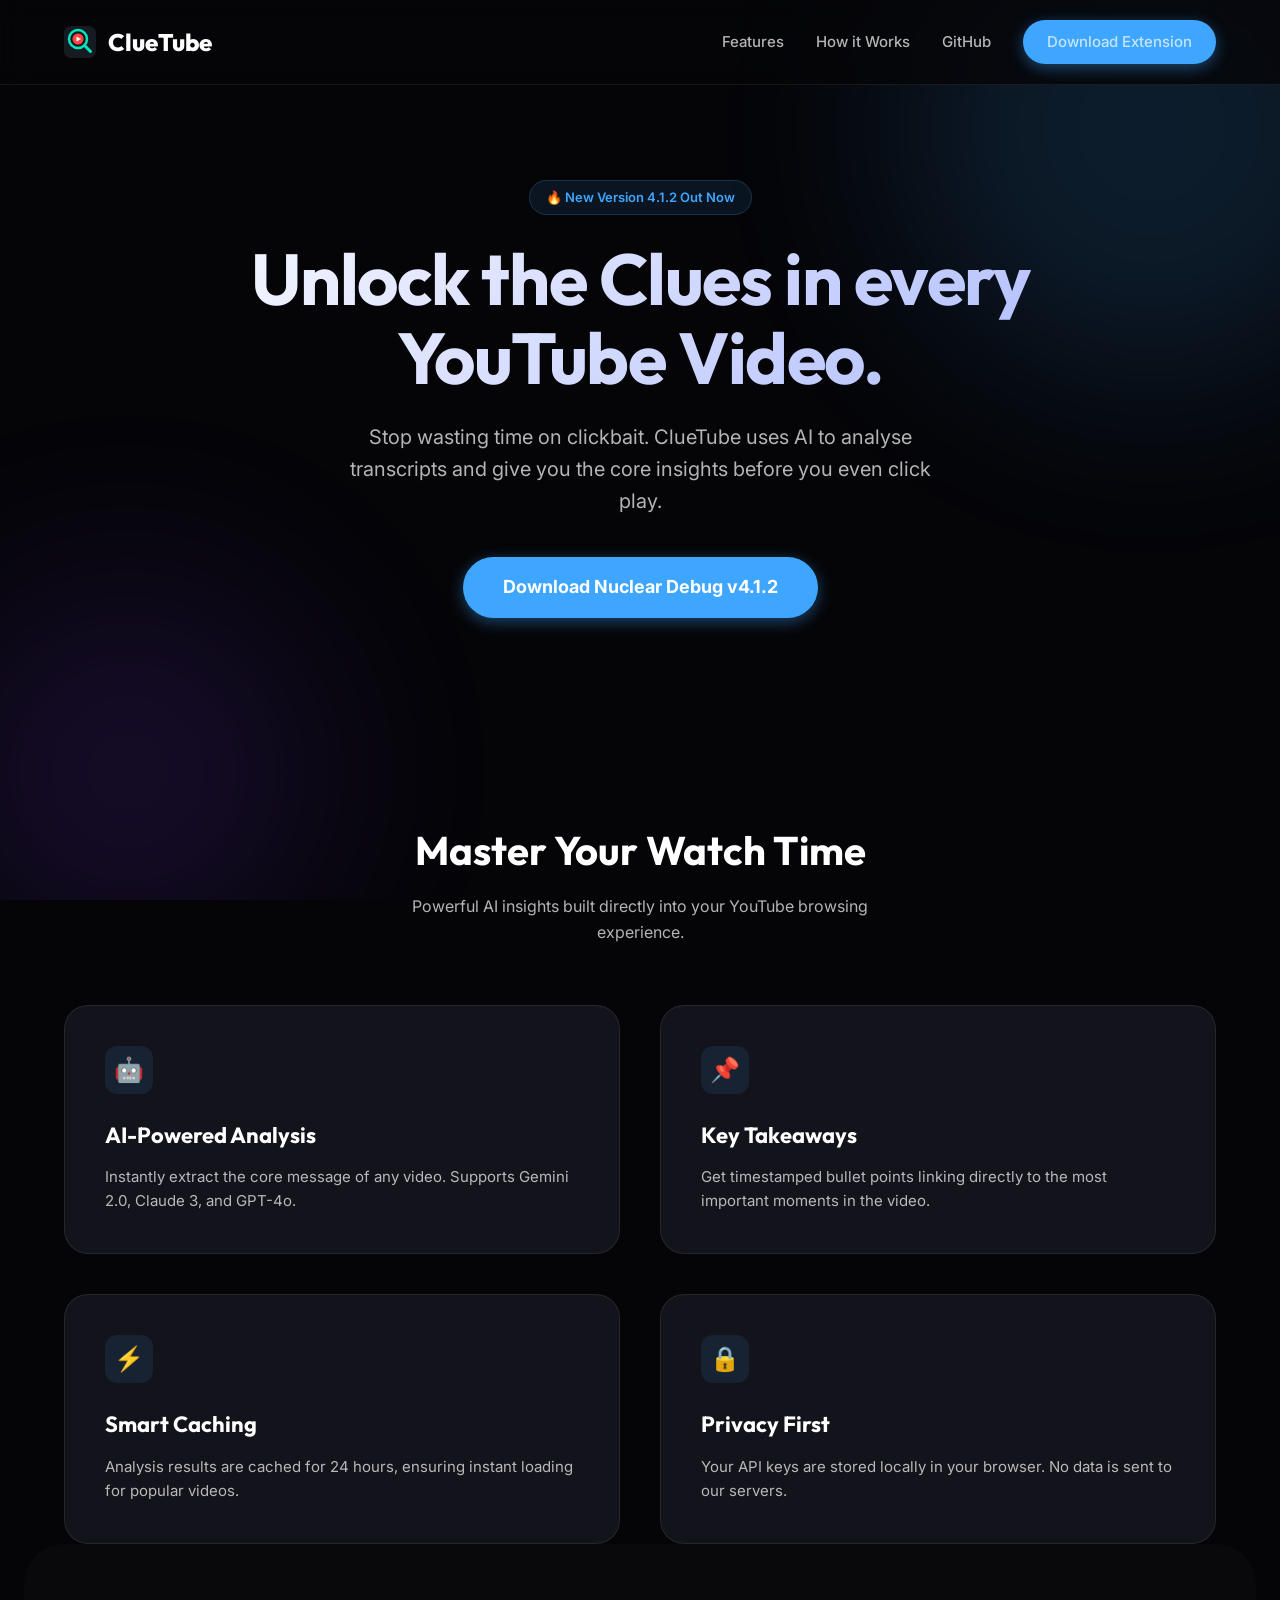
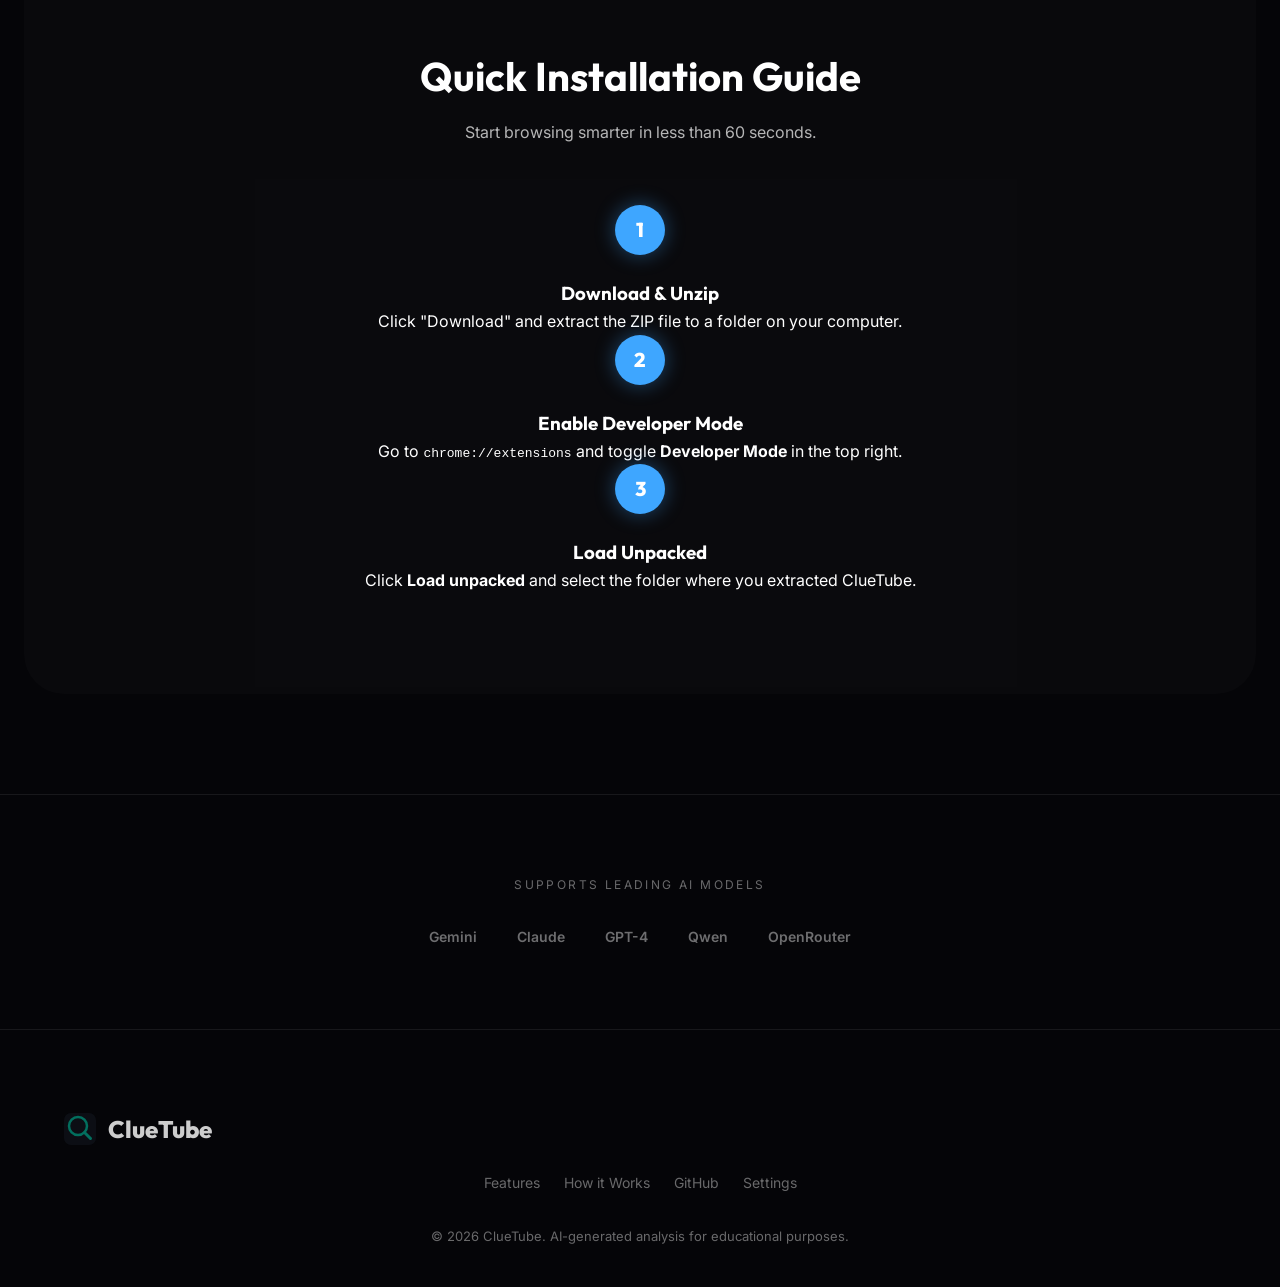
<file: index.html>
<!DOCTYPE html>
<html lang="en">
<head>
    <meta charset="UTF-8">
    <meta name="viewport" content="width=device-width, initial-scale=1.0">
    <title>ClueTube | YouTube Clickbait Detector & AI Summariser</title>
    <meta name="description" content="Unlock the clues hidden in any YouTube video before you press play. Detect clickbait, get key takeaways, and save time with AI.">
    
    <!-- Google Fonts -->
    <link rel="preconnect" href="https://fonts.googleapis.com">
    <link rel="preconnect" href="https://fonts.gstatic.com" crossorigin>
    <link href="https://fonts.googleapis.com/css2?family=Inter:wght@400;500;600;700;800&family=Outfit:wght@400;600;700&display=swap" rel="stylesheet">
    
    <style>
        :root {
            --bg-deep: #050508;
            --bg-card: rgba(26, 26, 36, 0.7);
            --bg-card-hover: rgba(36, 36, 50, 0.8);
            --accent: #3ea6ff;
            --accent-glow: rgba(62, 166, 255, 0.4);
            --text-primary: #ffffff;
            --text-secondary: rgba(255, 255, 255, 0.7);
            --text-muted: rgba(255, 255, 255, 0.4);
            --border: rgba(255, 255, 255, 0.08);
            --success: #4ade80;
            --warning: #fbbf24;
            --danger: #f87171;
            --nav-bg: rgba(5, 5, 8, 0.8);
        }

        * {
            box-sizing: border-box;
            margin: 0;
            padding: 0;
        }

        body {
            font-family: 'Inter', sans-serif;
            background-color: var(--bg-deep);
            color: var(--text-primary);
            line-height: 1.6;
            overflow-x: hidden;
        }

        h1, h2, h3 {
            font-family: 'Outfit', sans-serif;
            font-weight: 700;
        }

        /* --- Background Animation --- */
        .bg-glow {
            position: fixed;
            top: 0;
            left: 0;
            width: 100%;
            height: 100%;
            z-index: -1;
            overflow: hidden;
        }

        .glow-orb {
            position: absolute;
            border-radius: 50%;
            filter: blur(100px);
            opacity: 0.15;
            animation: float 20s infinite ease-in-out;
        }

        .orb-1 {
            width: 40vw;
            height: 40vw;
            background: var(--accent);
            top: -10vw;
            right: -10vw;
        }

        .orb-2 {
            width: 30vw;
            height: 30vw;
            background: #7c3aed;
            bottom: -5vw;
            left: -5vw;
            animation-delay: -5s;
        }

        @keyframes float {
            0%, 100% { transform: translate(0, 0) scale(1); }
            33% { transform: translate(3vw, 5vh) scale(1.1); }
            66% { transform: translate(-2vw, 3vh) scale(0.9); }
        }

        /* --- Navbar --- */
        nav {
            position: fixed;
            top: 0;
            width: 100%;
            z-index: 100;
            padding: 20px 0;
            backdrop-filter: blur(12px);
            background: var(--nav-bg);
            border-bottom: 1px solid var(--border);
        }

        .container {
            max-width: 1200px;
            margin: 0 auto;
            padding: 0 24px;
        }

        .nav-content {
            display: flex;
            justify-content: space-between;
            align-items: center;
        }

        .logo {
            display: flex;
            align-items: center;
            gap: 12px;
            text-decoration: none;
            color: #fff;
            font-size: 24px;
            font-weight: 800;
            font-family: 'Outfit', sans-serif;
        }

        .logo-img {
            width: 32px;
            height: 32px;
        }

        .nav-links {
            display: flex;
            gap: 32px;
            align-items: center;
        }

        .nav-links a {
            text-decoration: none;
            color: var(--text-secondary);
            font-weight: 500;
            transition: color 0.3s;
            font-size: 15px;
        }

        .nav-links a:hover {
            color: var(--accent);
        }

        .btn-download {
            background: var(--accent);
            color: #fff;
            padding: 10px 24px;
            border-radius: 99px;
            font-weight: 700;
            box-shadow: 0 4px 15px var(--accent-glow);
            transition: all 0.3s cubic-bezier(0.175, 0.885, 0.32, 1.275);
            border: none;
            cursor: pointer;
            text-decoration: none;
            display: inline-block;
        }

        .btn-download:hover {
            transform: translateY(-2px);
            box-shadow: 0 8px 25px var(--accent-glow);
            background: #4ab1ff;
        }

        /* --- Hero --- */
        .hero {
            padding: 180px 0 100px;
            text-align: center;
            position: relative;
        }

        .badge {
            background: rgba(62, 166, 255, 0.1);
            color: var(--accent);
            padding: 6px 16px;
            border-radius: 99px;
            font-size: 13px;
            font-weight: 600;
            border: 1px solid rgba(62, 166, 255, 0.2);
            display: inline-block;
            margin-bottom: 24px;
            animation: fadeInDown 0.8s ease-out;
        }

        .hero h1 {
            font-size: clamp(40px, 8vw, 72px);
            line-height: 1.1;
            margin-bottom: 24px;
            letter-spacing: -0.02em;
            background: linear-gradient(135deg, #fff 0%, #a5b4fc 100%);
            -webkit-background-clip: text;
            background-clip: text;
            -webkit-text-fill-color: transparent;
            animation: fadeInUp 0.8s ease-out 0.2s both;
        }

        .hero p {
            font-size: 20px;
            color: var(--text-secondary);
            max-width: 600px;
            margin: 0 auto 40px;
            animation: fadeInUp 0.8s ease-out 0.4s both;
        }

        .hero-btns {
            animation: fadeInUp 0.8s ease-out 0.6s both;
        }

        .btn-large {
            padding: 16px 40px;
            font-size: 18px;
        }

        /* --- Features --- */
        .section-title {
            text-align: center;
            margin-bottom: 60px;
        }

        .section-title h2 {
            font-size: 40px;
            margin-bottom: 12px;
        }

        .section-title p {
            color: var(--text-secondary);
            max-width: 500px;
            margin: 0 auto;
        }

        .features {
            padding: 100px 0;
        }

        .features-grid {
            display: grid;
            grid-template-columns: 1fr;
            gap: 24px;
        }

        @media (min-width: 768px) {
            .features-grid {
                grid-template-columns: repeat(2, 1fr);
                gap: 40px;
            }
        }

        .feature-card {
            background: var(--bg-card);
            border: 1px solid var(--border);
            padding: 40px;
            border-radius: 24px;
            transition: all 0.4s cubic-bezier(0.175, 0.885, 0.32, 1.275);
            backdrop-filter: blur(10px);
            cursor: default;
        }

        .feature-card:hover {
            transform: translateY(-8px);
            border-color: var(--accent);
            background: var(--bg-card-hover);
            box-shadow: 0 20px 40px rgba(0,0,0,0.3);
        }

        .feature-icon {
            width: 48px;
            height: 48px;
            background: rgba(62, 166, 255, 0.1);
            border-radius: 12px;
            display: flex;
            align-items: center;
            justify-content: center;
            margin-bottom: 24px;
            color: var(--accent);
            font-size: 24px;
        }

        .feature-card h3 {
            font-size: 22px;
            margin-bottom: 12px;
        }

        .feature-card p {
            color: var(--text-secondary);
            font-size: 15px;
        }

        /* --- How it Works --- */
        .how-it-works {
            padding: 100px 0;
            background: rgba(255, 255, 255, 0.02);
            border-radius: 40px;
            margin: 0 24px;
        }

        .steps {
            display: grid;
            grid-template-columns: repeat(auto-fit, minmax(250px, 1fr));
            gap: 40px;
            margin-top: 60px;
            position: relative;
        }

        .step {
            text-align: center;
            position: relative;
        }

        .step-num {
            width: 50px;
            height: 50px;
            background: var(--accent);
            border-radius: 50%;
            display: flex;
            align-items: center;
            justify-content: center;
            margin: 0 auto 24px;
            font-weight: 800;
            font-family: 'Outfit', sans-serif;
            font-size: 20px;
            box-shadow: 0 0 20px var(--accent-glow);
        }

        /* --- Verdict Demo --- */
        .demo-section {
            padding: 100px 0;
            text-align: center;
        }

        .verdict-mockup {
            display: flex;
            justify-content: center;
            gap: 20px;
            margin-top: 40px;
            flex-wrap: wrap;
        }

        .verdict-badge {
            padding: 12px 24px;
            border-radius: 8px;
            font-weight: 800;
            font-size: 14px;
            text-transform: uppercase;
            letter-spacing: 0.1em;
            display: flex;
            align-items: center;
            gap: 10px;
            border: 1px solid rgba(255, 255, 255, 0.1);
        }

        .verdict-low { background: rgba(74, 222, 128, 0.1); color: var(--success); border-color: rgba(74, 222, 128, 0.2); }
        .verdict-medium { background: rgba(251, 191, 36, 0.1); color: var(--warning); border-color: rgba(251, 191, 36, 0.2); }
        .verdict-high { background: rgba(248, 113, 113, 0.1); color: var(--danger); border-color: rgba(248, 113, 113, 0.2); }

        /* --- Provider Section --- */
        .providers {
            padding: 80px 0;
            border-top: 1px solid var(--border);
            text-align: center;
        }

        .provider-list {
            display: flex;
            justify-content: center;
            align-items: center;
            gap: 40px;
            flex-wrap: wrap;
            margin-top: 32px;
            opacity: 0.6;
        }

        .provider-item {
            font-weight: 600;
            font-size: 14px;
            color: var(--text-secondary);
            display: flex;
            align-items: center;
            gap: 8px;
        }

        /* --- Footer --- */
        footer {
            padding: 80px 0 40px;
            border-top: 1px solid var(--border);
            text-align: center;
        }

        .footer-logo {
            margin-bottom: 24px;
            opacity: 0.8;
        }

        .footer-links {
            display: flex;
            justify-content: center;
            gap: 24px;
            margin-bottom: 32px;
        }

        .footer-links a {
            color: var(--text-muted);
            text-decoration: none;
            font-size: 14px;
            transition: color 0.3s;
        }

        .footer-links a:hover {
            color: var(--accent);
        }

        .copyright {
            color: var(--text-muted);
            font-size: 13px;
        }

        /* --- Animations --- */
        @keyframes fadeInUp {
            from { opacity: 0; transform: translateY(30px); }
            to { opacity: 1; transform: translateY(0); }
        }

        @keyframes fadeInDown {
            from { opacity: 0; transform: translateY(-20px); }
            to { opacity: 1; transform: translateY(0); }
        }

        /* --- Mobile Responsive --- */
        @media (max-width: 768px) {
            .nav-links { display: none; }
            .hero h1 { font-size: 48px; }
            .how-it-works { margin: 0; border-radius: 0; }
        }
    </style>
</head>
<body>

    <div class="bg-glow">
        <div class="glow-orb orb-1"></div>
        <div class="glow-orb orb-2"></div>
    </div>

    <nav>
        <div class="container nav-content">
            <a href="#" class="logo">
                <svg class="logo-img" viewBox="0 0 128 128" fill="none" xmlns="http://www.w3.org/2000/svg">
                    <rect width="128" height="128" rx="28" fill="#161b22"/>
                    <circle cx="56" cy="52" r="36" stroke="#00e5bc" stroke-width="10"/>
                    <path d="M82 78L106 102" stroke="#00e5bc" stroke-width="12" stroke-linecap="round"/>
                    <circle cx="56" cy="52" r="22" fill="#ff4444"/>
                    <path d="M50 42L68 52L50 62V42Z" fill="white"/>
                </svg>
                ClueTube
            </a>
            <div class="nav-links">
                <a href="#features">Features</a>
                <a href="#how-it-works">How it Works</a>
                <a href="https://github.com/jimdemharter-source/cluetube-extension" target="_blank">GitHub</a>
                <a href="cluetube-nuclear-debug.zip" class="btn-download">Download Extension</a>
            </div>
        </div>
    </nav>

    <main>
        <!-- Hero Section -->
        <section class="hero">
            <div class="container">
                <div class="badge">🔥 New Version 4.1.2 Out Now</div>
                <h1>Unlock the Clues in every<br>YouTube Video.</h1>
                <p>Stop wasting time on clickbait. ClueTube uses AI to analyse transcripts and give you the core insights before you even click play.</p>
                <div class="hero-btns">
                    <a href="cluetube-nuclear-debug.zip" class="btn-download btn-large">Download Nuclear Debug v4.1.2</a>
                </div>
            </div>
        </section>

        <!-- Features Section -->
        <section class="features" id="features">
            <div class="container">
                <div class="section-title">
                    <h2>Master Your Watch Time</h2>
                    <p>Powerful AI insights built directly into your YouTube browsing experience.</p>
                </div>
                
                <div class="features-grid">
                    <div class="feature-card">
                        <div class="feature-icon">🤖</div>
                        <h3>AI-Powered Analysis</h3>
                        <p>Instantly extract the core message of any video. Supports Gemini 2.0, Claude 3, and GPT-4o.</p>
                    </div>
                    
                    
                    <div class="feature-card">
                        <div class="feature-icon">📌</div>
                        <h3>Key Takeaways</h3>
                        <p>Get timestamped bullet points linking directly to the most important moments in the video.</p>
                    </div>
                    
                    
                    <div class="feature-card">
                        <div class="feature-icon">⚡</div>
                        <h3>Smart Caching</h3>
                        <p>Analysis results are cached for 24 hours, ensuring instant loading for popular videos.</p>
                    </div>
                    
                    <div class="feature-card">
                        <div class="feature-icon">🔒</div>
                        <h3>Privacy First</h3>
                        <p>Your API keys are stored locally in your browser. No data is sent to our servers.</p>
                    </div>
                </div>
            </div>
              <!-- Installation Guide -->
        <section class="how-it-works" id="how-it-works">
            <div class="container">
                <div class="section-title">
                    <h2>Quick Installation Guide</h2>
                    <p>Start browsing smarter in less than 60 seconds.</p>
                </div>
                
                <div class="steps-grid">
                    <div class="step">
                        <div class="step-num">1</div>
                        <h3>Download & Unzip</h3>
                        <p>Click "Download" and extract the ZIP file to a folder on your computer.</p>
                    </div>
                    
                    <div class="step">
                        <div class="step-num">2</div>
                        <h3>Enable Developer Mode</h3>
                        <p>Go to <code>chrome://extensions</code> and toggle <b>Developer Mode</b> in the top right.</p>
                    </div>
                    
                    <div class="step">
                        <div class="step-num">3</div>
                        <h3>Load Unpacked</h3>
                        <p>Click <b>Load unpacked</b> and select the folder where you extracted ClueTube.</p>
                    </div>
                </div>
            </div>
        </section>    </section>


        <!-- Providers -->
        <section class="providers">
            <div class="container">
                <p style="color: var(--text-muted); font-size: 12px; text-transform: uppercase; letter-spacing: 0.2em;">Supports Leading AI Models</p>
                <div class="provider-list">
                    <div class="provider-item">Gemini</div>
                    <div class="provider-item">Claude</div>
                    <div class="provider-item">GPT-4</div>
                    <div class="provider-item">Qwen</div>
                    <div class="provider-item">OpenRouter</div>
                </div>
            </div>
        </section>
    </main>

    <footer>
        <div class="container">
            <div class="logo footer-logo">
                <svg class="logo-img" viewBox="0 0 128 128" fill="none" xmlns="http://www.w3.org/2000/svg" style="opacity: 0.6">
                    <rect width="128" height="128" rx="28" fill="#161b22"/>
                    <circle cx="56" cy="52" r="36" stroke="#00e5bc" stroke-width="10"/>
                    <path d="M82 78L106 102" stroke="#00e5bc" stroke-width="12" stroke-linecap="round"/>
                </svg>
                ClueTube
            </div>
            
            <div class="footer-links">
                <a href="#features">Features</a>
                <a href="#how-it-works">How it Works</a>
                <a href="https://github.com/jimde/cluetube-extension" target="_blank">GitHub</a>
                <a href="chrome://extensions" target="_blank">Settings</a>
            </div>
            
            <p class="copyright">© 2026 ClueTube. AI-generated analysis for educational purposes.</p>
        </div>
    </footer>

</body>
</html>
</file>
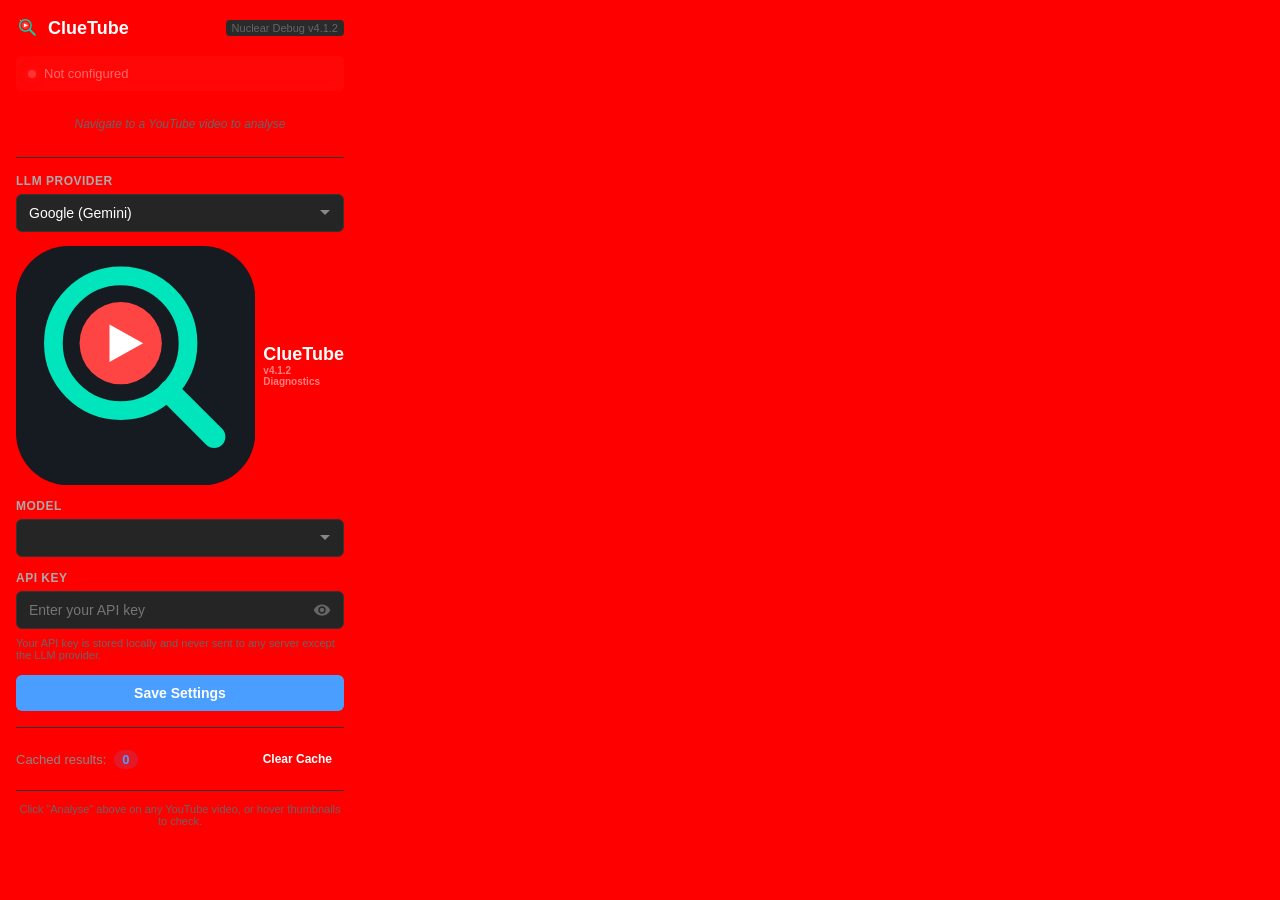
<file: popup/popup.html>
<!DOCTYPE html>
<html lang="en">

<head>
  <meta charset="UTF-8">
  <meta name="viewport" content="width=device-width, initial-scale=1.0">
  <title>ClueTube Settings</title>
  <link rel="stylesheet" href="popup.css">
</head>

<body>
  <div class="popup-container">
    <!-- Header -->
    <header class="popup-header">
      <div class="logo">
        <img src="../assets/icons/icon48-transparent.png" alt="ClueTube Logo" class="logo-icon" width="24" height="24">
        <span class="logo-text">ClueTube</span>
    </div>
    <span class="version">Nuclear Debug v4.1.2</span>
  </header>

    <!-- Status indicator -->
    <div id="status" class="status status-unconfigured">
      <span class="status-dot"></span>
      <span class="status-text">Not configured</span>
    </div>
    <!-- Analyse section (video page detection) -->
    <div id="analyse-section" class="analyse-section">
      <div id="analyse-video-info" class="analyse-video-info" style="display:none">
        <div class="analyse-top-row">
          <p class="analyse-video-title" id="analyse-video-title"></p>
          <button type="button" id="analyse-btn" class="btn btn-analyse">
            <svg viewBox="0 0 24 24" width="16" height="16" fill="currentColor">
              <path
                d="M12 2C6.48 2 2 6.48 2 12s4.48 10 10 10 10-4.48 10-10S17.52 2 12 2zm-1 15l-5-5 1.41-1.41L11 14.17l7.59-7.59L20 8l-9 9z" />
            </svg>
            Analyse
          </button>
        </div>
        <div class="popup-gemini-buttons" id="popup-gemini-buttons">
          <button class="popup-gemini-btn" data-mode="elaborate">Elaborate Title ↗</button>
          <button class="popup-gemini-btn" data-mode="keypoints">Key Points ↗</button>
          <button class="popup-gemini-btn" data-mode="summarise">Summarise ↗</button>
        </div>
      </div>
      <div id="analyse-not-video" class="analyse-not-video">
        <p>Navigate to a YouTube video to analyse</p>
      </div>
      <div id="analyse-results" class="analyse-results" style="display:none"></div>
    </div>

    <hr class="divider">

    <!-- Settings form -->
    <form id="settings-form" class="settings-form">
      <!-- Provider selection -->
      <div class="form-group">
        <label for="provider">LLM Provider</label>
        <select id="provider" name="provider">
          <option value="google">Google (Gemini)</option>
          <option value="anthropic">Anthropic (Claude)</option>
          <option value="openai">OpenAI (GPT)</option>
          <option value="alibaba">Alibaba (Qwen)</option>
          <option value="openrouter">OpenRouter</option>
        </select>
      </div>

      <div class="logo-container">
      <div class="logo">
        <svg class="logo-img" viewBox="0 0 128 128" fill="none" xmlns="http://www.w3.org/2000/svg">
          <rect width="128" height="128" rx="28" fill="#161b22" />
          <circle cx="56" cy="52" r="36" stroke="#00e5bc" stroke-width="10" />
          <path d="M82 78L106 102" stroke="#00e5bc" stroke-width="12" stroke-linecap="round" />
          <circle cx="56" cy="52" r="22" fill="#ff4444" />
          <path d="M50 42L68 52L50 62V42Z" fill="white" />
        </svg>
        <div class="logo-text">
          ClueTube <small style="display: block; font-size: 10px; opacity: 0.5;">v4.1.2 Diagnostics</small>
        </div>
      </div>
    </div>

      <!-- Model selection -->
      <div class="form-group">
        <label for="model">Model</label>
        <select id="model" name="model">
          <!-- Options populated by JavaScript -->
        </select>
      </div>

      <!-- API Key input -->
      <div class="form-group">
        <label for="apiKey">API Key</label>
        <div class="input-wrapper">
          <input type="password" id="apiKey" name="apiKey" placeholder="Enter your API key" autocomplete="off">
          <button type="button" id="toggle-visibility" class="icon-btn" title="Toggle visibility">
            <svg id="eye-icon" viewBox="0 0 24 24" width="18" height="18" fill="currentColor">
              <path
                d="M12 4.5C7 4.5 2.73 7.61 1 12c1.73 4.39 6 7.5 11 7.5s9.27-3.11 11-7.5c-1.73-4.39-6-7.5-11-7.5zM12 17c-2.76 0-5-2.24-5-5s2.24-5 5-5 5 2.24 5 5-2.24 5-5 5zm0-8c-1.66 0-3 1.34-3 3s1.34 3 3 3 3-1.34 3-3-1.34-3-3-3z" />
            </svg>
          </button>
        </div>
        <p class="help-text">
          Your API key is stored locally and never sent to any server except the LLM provider.
        </p>
      </div>

      <!-- Save button -->
      <button type="submit" id="save-btn" class="btn btn-primary">
        Save Settings
      </button>
    </form>

    <!-- Divider -->
    <hr class="divider">

    <!-- Cache management -->
    <div class="cache-section">
      <div class="cache-info">
        <span class="cache-label">Cached results:</span>
        <span id="cache-count" class="cache-count">0</span>
      </div>
      <button type="button" id="clear-cache-btn" class="btn btn-secondary">
        Clear Cache
      </button>
    </div>

    <!-- Footer -->
    <footer class="popup-footer">
      <p>Click "Analyse" above on any YouTube video, or hover thumbnails to check.</p>
    </footer>
  </div>

  <script src="popup.js"></script>
</body>

</html>
</file>
<file: popup/popup.css>
/* CLUETUBE Popup Styles */

* {
  box-sizing: border-box;
  margin: 0;
  padding: 0;
}

body {
  width: 350px;
  margin: 0;
  padding: 0;
  font-family: -apple-system, BlinkMacSystemFont, "Segoe UI", Roboto, Helvetica, Arial, sans-serif;
  background-color: #ff0000 !important;
  color: #ffffff !important;
}

.popup-container {
  width: 360px;
  padding: 16px;
}

/* ============================================
   HEADER
   ============================================ */

.popup-header {
  display: flex;
  align-items: center;
  justify-content: space-between;
  margin-bottom: 16px;
}

.logo {
  display: flex;
  align-items: center;
  gap: 8px;
}

.logo-icon {
  font-size: 24px;
}

.logo-text {
  font-size: 18px;
  font-weight: 700;
  color: #fff;
}

.version {
  font-size: 11px;
  color: #666;
  background: #2a2a2a;
  padding: 2px 6px;
  border-radius: 4px;
}

/* ============================================
   STATUS INDICATOR
   ============================================ */

.status {
  display: flex;
  align-items: center;
  gap: 8px;
  padding: 10px 12px;
  border-radius: 6px;
  margin-bottom: 16px;
  font-size: 13px;
  font-weight: 500;
}

.status-dot {
  width: 8px;
  height: 8px;
  border-radius: 50%;
}

.status-configured {
  background: rgba(76, 175, 80, 0.15);
  color: #81c784;
}

.status-configured .status-dot {
  background: #4caf50;
  box-shadow: 0 0 8px rgba(76, 175, 80, 0.5);
}

.status-unconfigured {
  background: rgba(255, 51, 51, 0.15);
  color: #ff6b6b;
}

.status-unconfigured .status-dot {
  background: #ff3333;
  box-shadow: 0 0 8px rgba(255, 51, 51, 0.5);
}

/* ============================================
   FORM ELEMENTS
   ============================================ */

.settings-form {
  display: flex;
  flex-direction: column;
  gap: 14px;
}

.form-group {
  display: flex;
  flex-direction: column;
  gap: 6px;
}

label {
  font-size: 12px;
  font-weight: 600;
  color: #aaa;
  text-transform: uppercase;
  letter-spacing: 0.5px;
}

select,
input[type="text"],
input[type="password"] {
  width: 100%;
  padding: 10px 12px;
  border: 1px solid #333;
  border-radius: 6px;
  background: #252525;
  color: #fff;
  font-size: 14px;
  transition: border-color 0.2s ease, box-shadow 0.2s ease;
}

select:focus,
input:focus {
  outline: none;
  border-color: #4a9eff;
  box-shadow: 0 0 0 3px rgba(74, 158, 255, 0.15);
}

select {
  cursor: pointer;
  appearance: none;
  background-image: url("data:image/svg+xml,%3Csvg xmlns='http://www.w3.org/2000/svg' width='12' height='12' viewBox='0 0 12 12'%3E%3Cpath fill='%23888' d='M6 8L1 3h10z'/%3E%3C/svg%3E");
  background-repeat: no-repeat;
  background-position: right 12px center;
  padding-right: 36px;
}

.input-wrapper {
  position: relative;
  display: flex;
  align-items: center;
}

.input-wrapper input {
  padding-right: 40px;
}

.icon-btn {
  position: absolute;
  right: 8px;
  width: 28px;
  height: 28px;
  padding: 0;
  border: none;
  border-radius: 4px;
  background: transparent;
  color: #666;
  cursor: pointer;
  display: flex;
  align-items: center;
  justify-content: center;
  transition: background-color 0.2s ease, color 0.2s ease;
}

.icon-btn:hover {
  background: rgba(255, 255, 255, 0.1);
  color: #aaa;
}

.help-text {
  font-size: 11px;
  color: #666;
  margin-top: 2px;
}

/* ============================================
   BUTTONS
   ============================================ */

.btn {
  padding: 10px 16px;
  border: none;
  border-radius: 6px;
  font-size: 14px;
  font-weight: 600;
  cursor: pointer;
  transition: all 0.2s ease;
}

.btn:disabled {
  opacity: 0.6;
  cursor: not-allowed;
}

.btn-primary {
  background: #4a9eff;
  color: #fff;
}

.btn-primary:hover:not(:disabled) {
  background: #3a8eef;
  transform: translateY(-1px);
}

.btn-primary:active:not(:disabled) {
  transform: translateY(0);
}

.btn-secondary {
  background-color: #ff0000 !important;
  color: #ffffff;
}

.btn-secondary:hover:not(:disabled) {
  background: #3a3a3a;
  color: #fff;
}

/* ============================================
   DIVIDER
   ============================================ */

.divider {
  border: none;
  border-top: 1px solid #333;
  margin: 16px 0;
}

/* ============================================
   CACHE SECTION
   ============================================ */

.cache-section {
  display: flex;
  align-items: center;
  justify-content: space-between;
  gap: 12px;
}

.cache-info {
  display: flex;
  align-items: center;
  gap: 8px;
}

.cache-label {
  font-size: 13px;
  color: #888;
}

.cache-count {
  font-size: 13px;
  font-weight: 600;
  color: #4a9eff;
  background: rgba(74, 158, 255, 0.15);
  padding: 2px 8px;
  border-radius: 10px;
}

.cache-section .btn-secondary {
  padding: 8px 12px;
  font-size: 12px;
}

/* ============================================
   FOOTER
   ============================================ */

.popup-footer {
  margin-top: 16px;
  padding-top: 12px;
  border-top: 1px solid #333;
}

.popup-footer p {
  font-size: 11px;
  color: #666;
  text-align: center;
}

/* ============================================
   ANALYSE SECTION
   ============================================ */

.analyse-section {
  margin-bottom: 0;
}

.analyse-video-info {
  display: flex;
  flex-direction: column;
  gap: 10px;
}

.analyse-top-row {
  display: flex;
  align-items: center;
  gap: 10px;
}

.analyse-video-title {
  flex: 1;
  font-size: 13px;
  color: #ccc;
  line-height: 1.3;
  overflow: hidden;
  display: -webkit-box;
  -webkit-line-clamp: 2;
  line-clamp: 2;
  -webkit-box-orient: vertical;
}

.btn-analyse {
  display: flex;
  align-items: center;
  gap: 6px;
  padding: 8px 16px;
  border: none;
  border-radius: 6px;
  background: linear-gradient(135deg, #4a9eff, #3a7bd5);
  color: #fff;
  font-size: 13px;
  font-weight: 600;
  cursor: pointer;
  white-space: nowrap;
  transition: all 0.2s ease;
}

.btn-analyse:hover:not(:disabled) {
  background: linear-gradient(135deg, #5aafff, #4a8be5);
  transform: translateY(-1px);
  box-shadow: 0 4px 12px rgba(74, 158, 255, 0.3);
}

.btn-analyse:active:not(:disabled) {
  transform: translateY(0);
}

.btn-analyse:disabled {
  opacity: 0.6;
  cursor: not-allowed;
}

.btn-analyse svg {
  flex-shrink: 0;
}

.btn-analyse.cached {
  background: linear-gradient(135deg, #4ade80, #22c55e);
}

.btn-analyse.cached:hover:not(:disabled) {
  background: linear-gradient(135deg, #5aee90, #32d56e);
  box-shadow: 0 4px 12px rgba(74, 222, 128, 0.3);
}

.analyse-not-video {
  text-align: center;
  padding: 10px 0;
}

.analyse-not-video p {
  font-size: 12px;
  color: #666;
  font-style: italic;
}

/* Results */
.analyse-results {
  margin-top: 12px;
  padding-top: 12px;
  border-top: 1px solid #333;
}

.popup-points {
  list-style: none;
  padding: 0;
  margin: 0;
  display: flex;
  flex-direction: column;
  gap: 8px;
}

.popup-point {
  display: flex;
  align-items: flex-start;
  gap: 8px;
  font-size: 12px;
  line-height: 1.5;
  color: #ddd;
}

.popup-point-link {
  color: #ddd;
  text-decoration: none;
  transition: color 0.15s ease;
}

.popup-point-link:hover {
  color: #4a9eff;
}

.popup-emoji {
  flex-shrink: 0;
  font-size: 14px;
  line-height: 1.3;
}

.popup-comment {
  display: flex;
  align-items: flex-start;
  gap: 8px;
  margin-top: 10px;
  padding: 8px 10px;
  background: #252525;
  border-radius: 6px;
  font-size: 12px;
  line-height: 1.4;
  color: #aaa;
  font-style: italic;
}

.popup-error {
  color: #ff3333;
  font-size: 12px;
  text-align: center;
  padding: 8px 0;
}

.popup-gemini-buttons {
  display: flex;
  gap: 8px;
  margin-top: 12px;
}

.popup-gemini-btn {
  flex: 1;
  padding: 8px 10px;
  border: 1px solid rgba(255, 255, 255, 0.15);
  border-radius: 6px;
  background: #252525;
  color: #aaa;
  font-size: 12px;
  font-weight: 500;
  cursor: pointer;
  transition: all 0.2s ease;
}

.popup-gemini-btn:hover {
  background: rgba(74, 158, 255, 0.15);
  border-color: #4a9eff;
  color: #4a9eff;
}

.popup-gemini-btn:active {
  transform: scale(0.98);
}

.popup-gemini-btn.copied {
  background: rgba(74, 222, 128, 0.1);
  border-color: #4ade80;
  color: #4ade80;
}

.popup-spinner {
  display: inline-block;
  width: 14px;
  height: 14px;
  border: 2px solid rgba(255, 255, 255, 0.3);
  border-top-color: #fff;
  border-radius: 50%;
  animation: popup-spin 0.6s linear infinite;
  vertical-align: middle;
}

@keyframes popup-spin {
  to {
    transform: rotate(360deg);
  }
}
</file>
